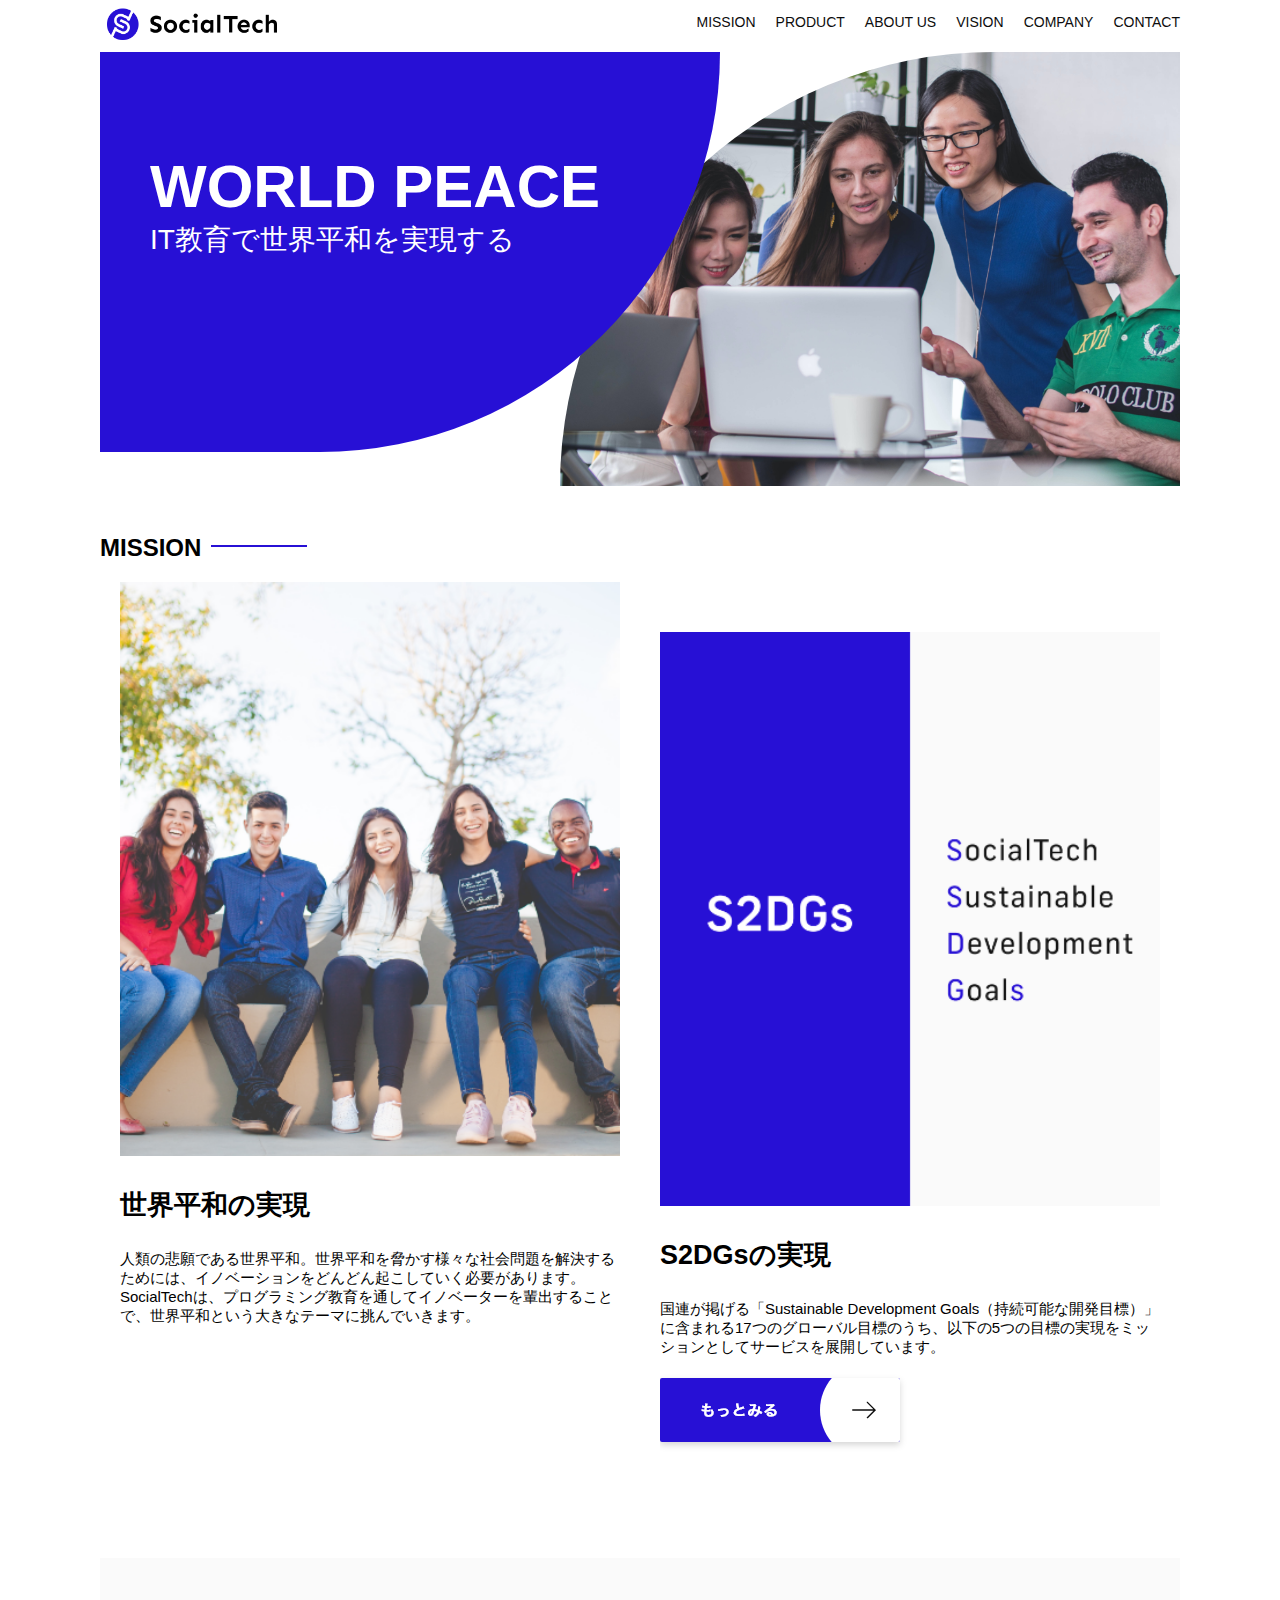
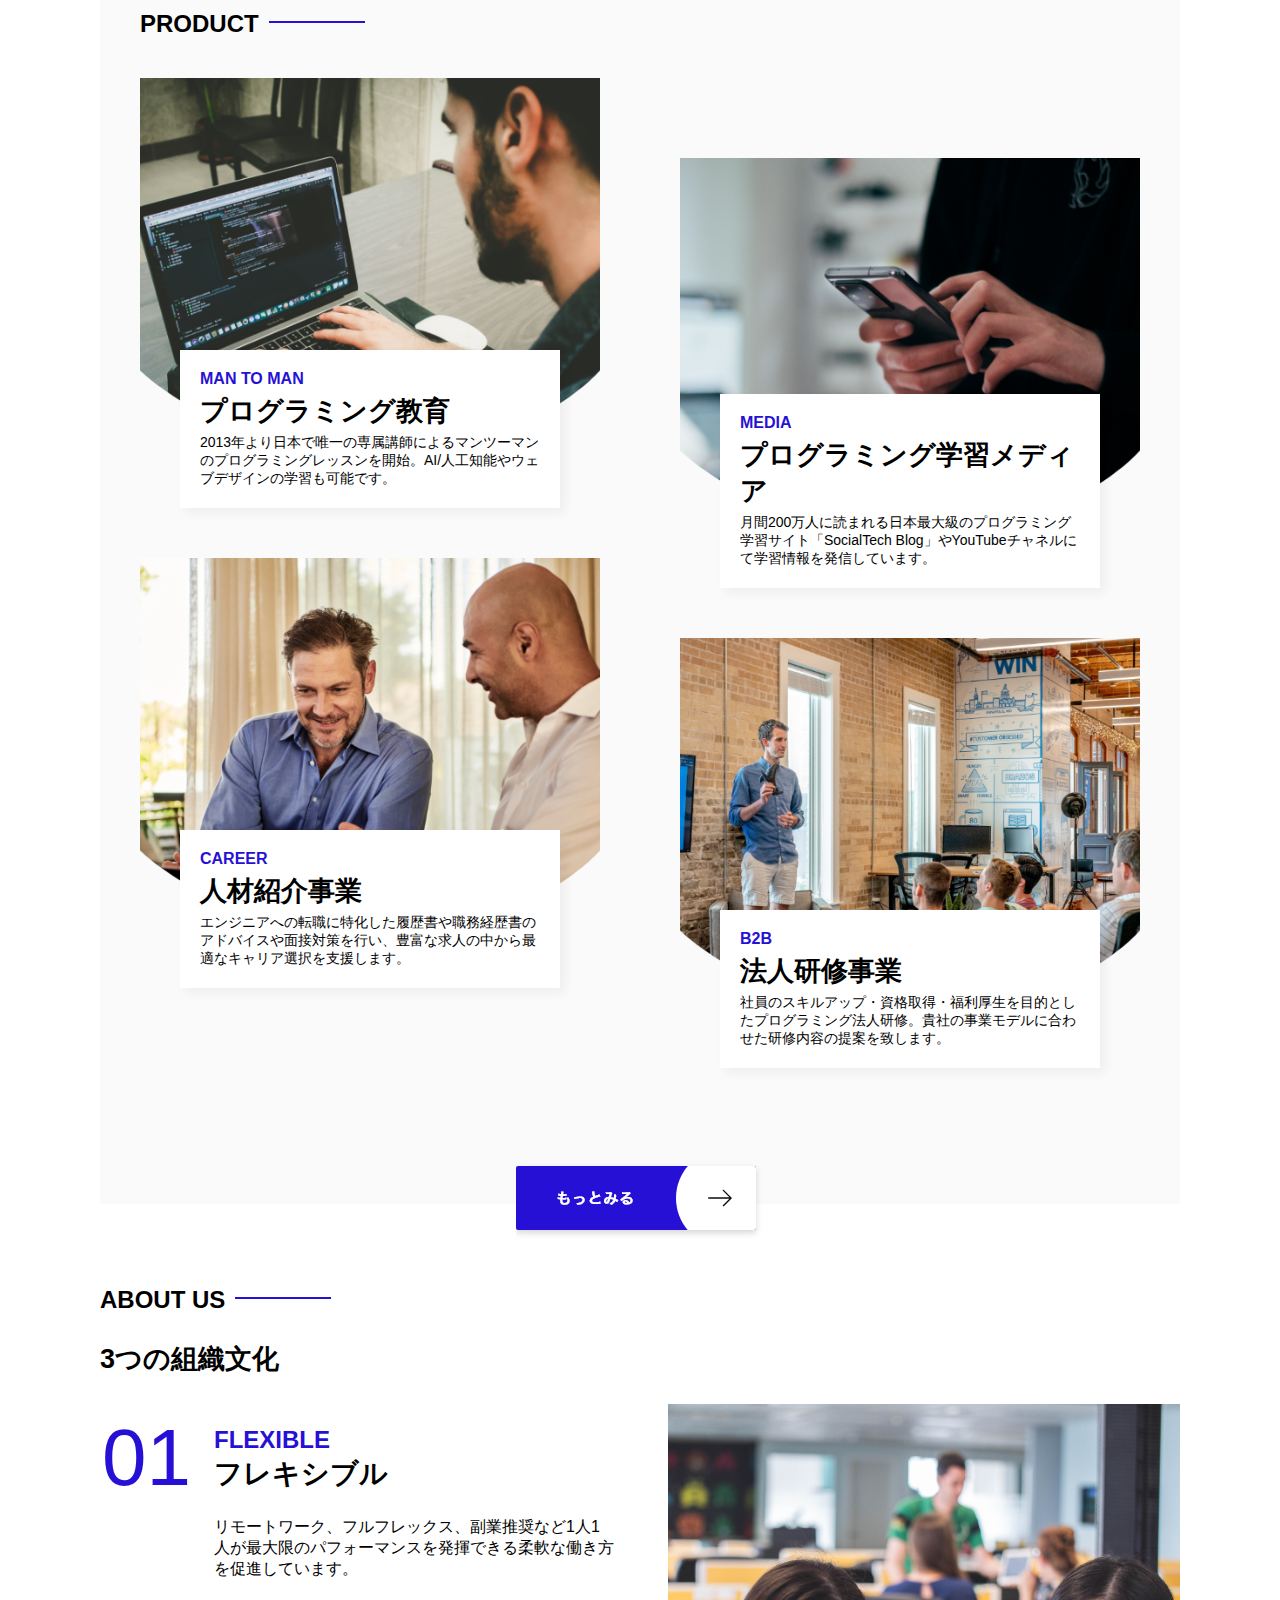
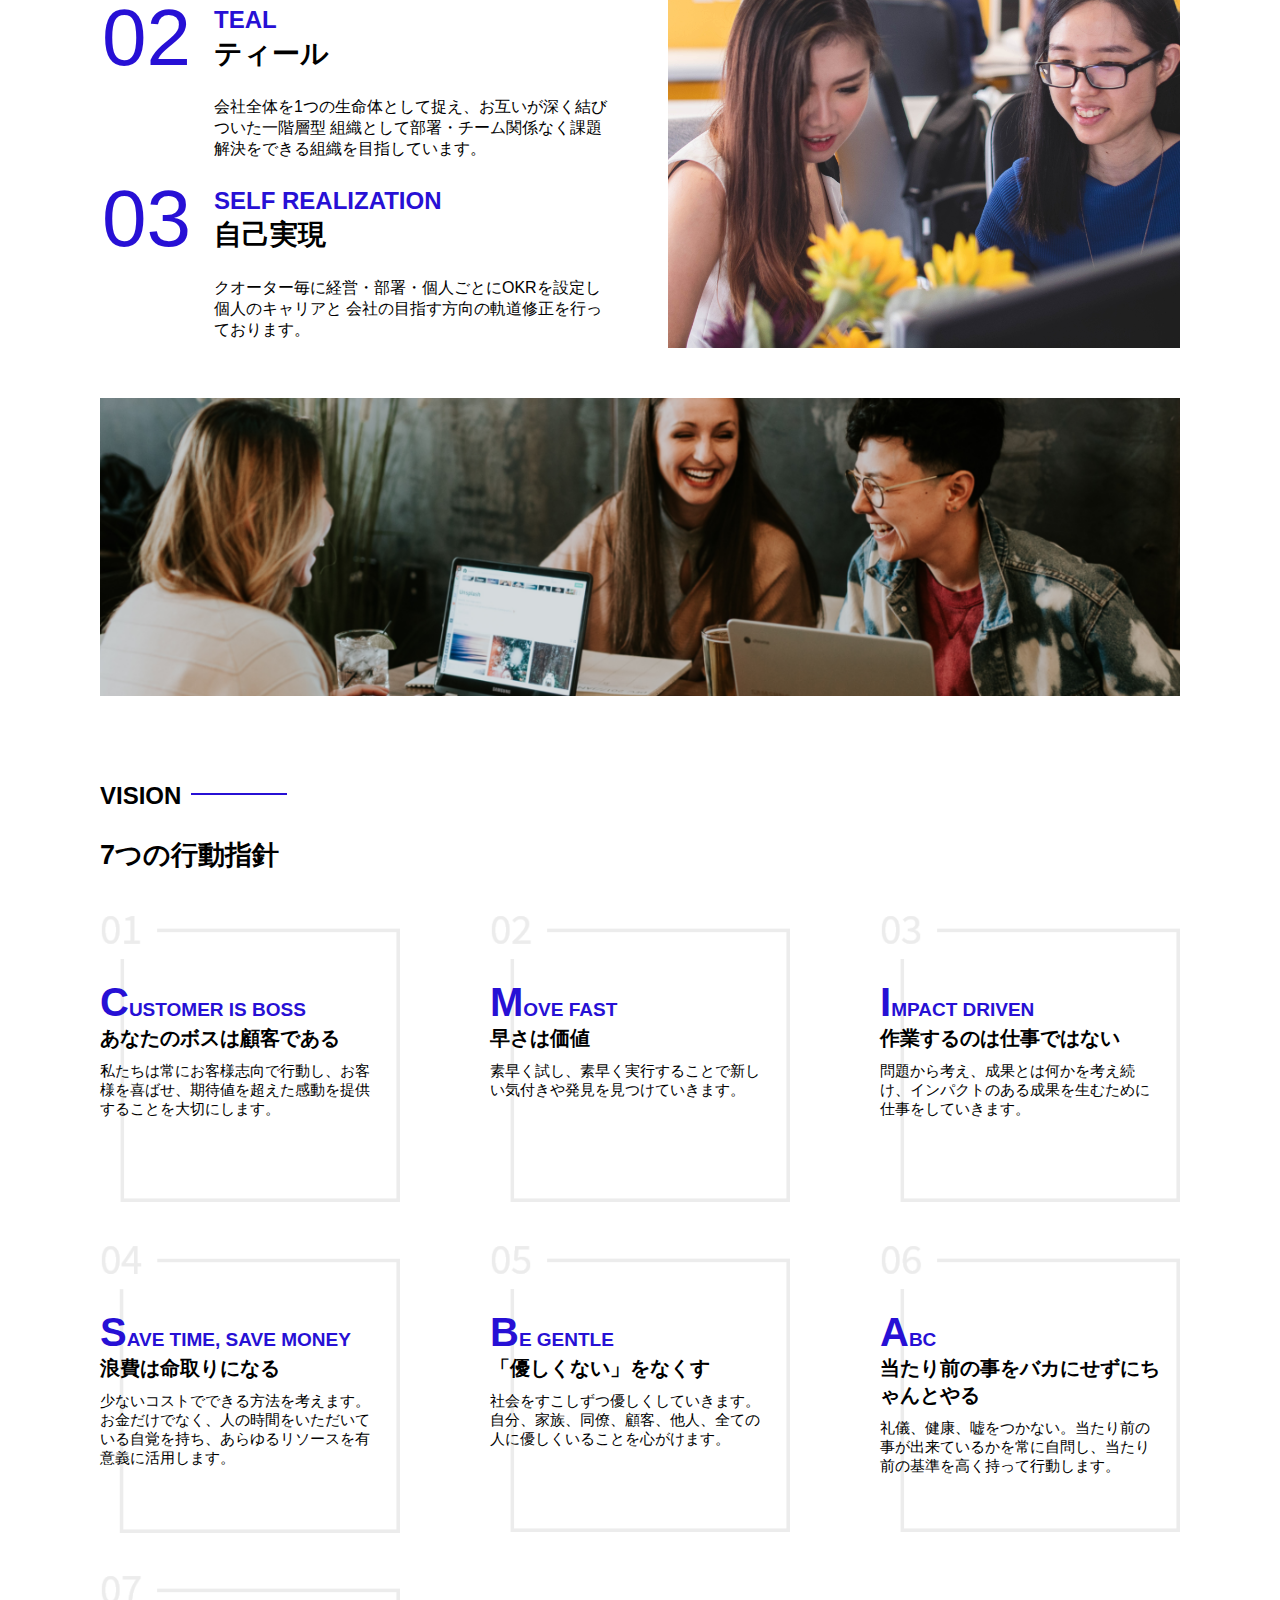
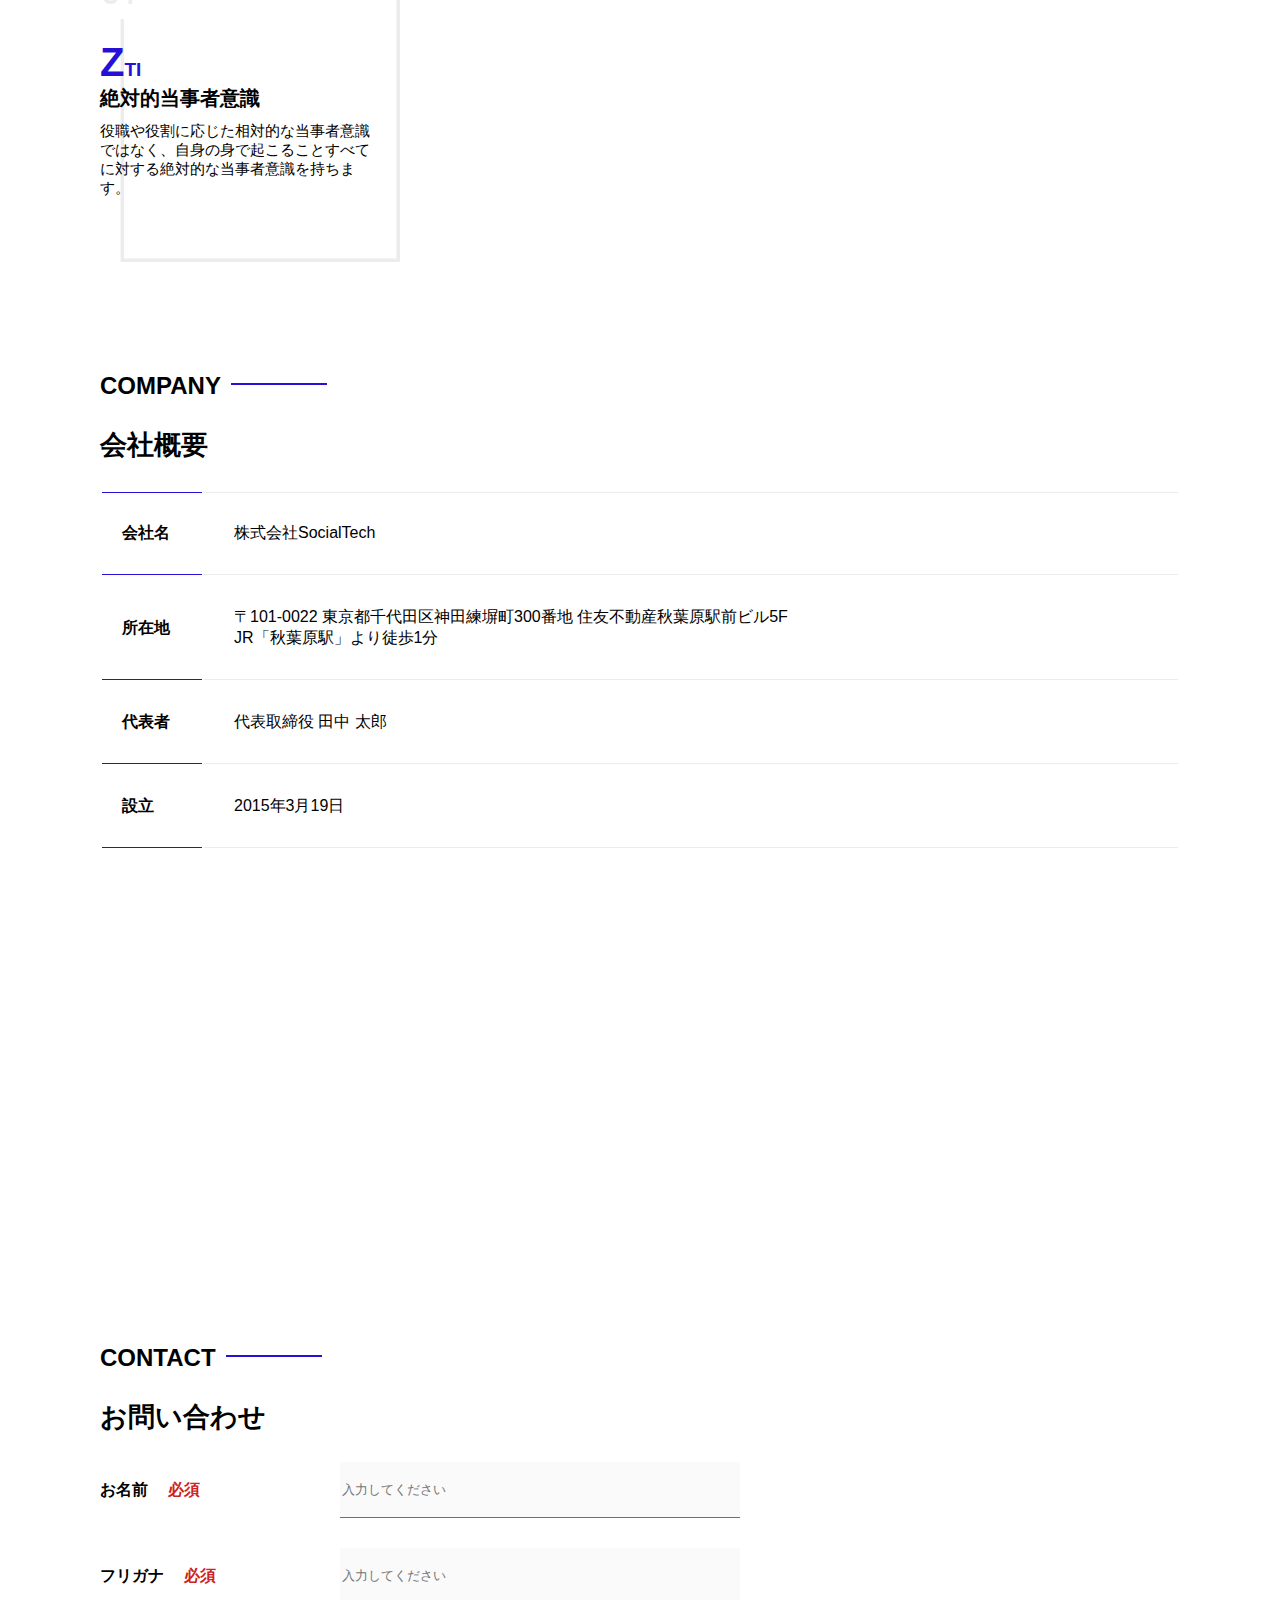
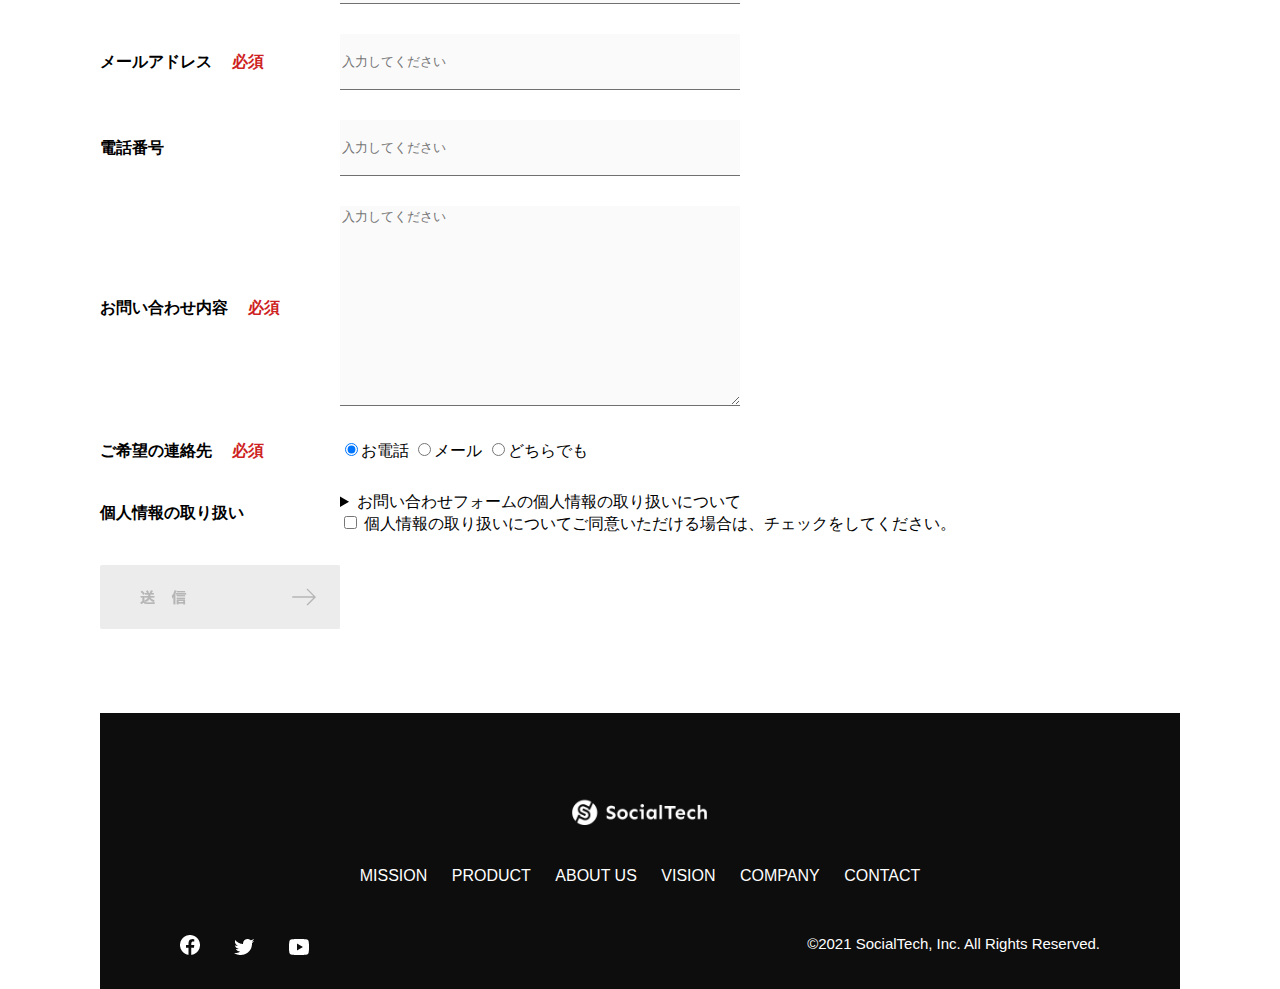
<file: index.html>
<!DOCTYPE html>
<html>
  <head>
    <title>SocialTech</title>
    <meta charset="utf-8" />
    <meta
      name="description"
      content="SocialTechはEdTech業界のリーディングカンパニーを目指します。"
    />
    <meta name="viewport" content="width=device-width, initial-scale=1.0" />
    <link rel="stylesheet" href="style.css" />
  </head>

  <body>
    <!-- ヘッダー -->
    <header>
      <!-- ロゴ -->
      <a href="index.html" id="logo">
        <img src="images/logo.png" alt="トップページに戻る" />
      </a>

      <!-- PC用ナビゲーション -->
      <nav id="nav-pc">
        <ul>
          <li><a href="mission.html">MISSION</a></li>
          <li><a href="product.html">PRODUCT</a></li>
          <li><a href="index.html#aboutus">ABOUT US</a></li>
          <li><a href="index.html#vision">VISION</a></li>
          <li><a href="index.html#company">COMPANY</a></li>
          <li><a href="index.html#contact">CONTACT</a></li>
        </ul>
      </nav>

      <!-- スマホ用メニューボタン -->
      <button
        id="menu-sp"
        onclick="document.getElementById('nav-sp').style.display = 'block'"
      >
        <img src="images/button-menu.png" alt="ナビゲーションを開く" />
      </button>

      <!-- スマホ用ナビゲーション -->
      <div id="nav-sp">
        <button
          id="close"
          onclick="document.getElementById('nav-sp').style.display = 'none'"
        >
          <img src="images/button-close.png" alt="ナビゲーションを閉じる" />
        </button>

        <nav>
          <ul>
            <li>
              <a
                id="logo-sp"
                href="index.html"
                onclick="document.getElementById('nav-sp').style.display = 'none'"
                ><img src="images/logo-sp.png" alt="トップページに戻る"
              /></a>
            </li>
            <li>
              <a
                class="menu"
                href="mission.html"
                onclick="document.getElementById('nav-sp').style.display = 'none'"
                >MISSION</a
              >
            </li>
            <li>
              <a
                class="menu"
                href="product.html"
                onclick="document.getElementById('nav-sp').style.display = 'none'"
                >PRODUCT</a
              >
            </li>
            <li>
              <a
                class="menu"
                href="index.html#aboutus"
                onclick="document.getElementById('nav-sp').style.display = 'none'"
                >ABOUT US</a
              >
            </li>
            <li>
              <a
                class="menu"
                href="index.html#vision"
                onclick="document.getElementById('nav-sp').style.display = 'none'"
                >VISION</a
              >
            </li>
            <li>
              <a
                class="menu"
                href="index.html#company"
                onclick="document.getElementById('nav-sp').style.display = 'none'"
                >COMPANY</a
              >
            </li>
            <li>
              <a
                class="menu"
                href="index.html#contact"
                onclick="document.getElementById('nav-sp').style.display = 'none'"
                >CONTACT</a
              >
            </li>
          </ul>
        </nav>
        <div id="sns">
          <a href="https://www.facebook.com/sejuku2013">
            <img src="images/button-facebook.png" alt="Facebookのリンク" />
          </a>
          <a href="https://twitter.com/samuraijuku">
            <img src="images/button-twitter.png" alt="Twitterのリンク" />
          </a>
          <a href="https://www.youtube.com/channel/UCCFOQO5aDK0xXam4cUQXT8g">
            <img src="images/button-youtube.png" alt="YouTubeのリンク" />
          </a>
        </div>
      </div>
    </header>

    <main>
      <article>
        <!-- メインビジュアル -->
        <section id="main-visual">
          <div id="main-message">
            <h1>WORLD PEACE</h1>
            <p>IT教育で世界平和を実現する</p>
          </div>
          <img
            src="images/index/index-main.png"
            alt="PCの周りに集まる多国籍の仲間たち"
          />
        </section>

        <!-- ミッション -->
        <section id="mission">
          <h2 class="index-h2">MISSION</h2>
          <div id="mission-flex">
            <div>
              <img
                id="mission-photo"
                src="images/index/index-mission.png"
                alt="屋外のベンチで写真を撮影する多国籍の仲間たち"
              />
              <h3>世界平和の実現</h3>
              <p>
                人類の悲願である世界平和。世界平和を脅かす様々な社会問題を解決するためには、イノベーションをどんどん起こしていく必要があります。SocialTechは、プログラミング教育を通してイノベーターを輩出することで、世界平和という大きなテーマに挑んでいきます。
              </p>
            </div>
            <div>
              <img id="s2dgs" src="images/index/s2dgs.png" alt="S2DGs" />
              <h3>S2DGsの実現</h3>
              <p>
                国連が掲げる「Sustainable Development
                Goals（持続可能な開発目標）」に含まれる17つのグローバル目標のうち、以下の5つの目標の実現をミッションとしてサービスを展開しています。
              </p>
              <a href="mission.html">
                <img src="images/button-more.png" alt="もっとみる" />
              </a>
            </div>
          </div>
        </section>

        <!-- プロダクト -->
        <section id="product">
          <h2 class="index-h2">PRODUCT</h2>
          <div class="product-flex">
            <div id="product-left">
              <div>
                <img
                  class="product-photo"
                  src="images/index/index-mantoman.png"
                  alt="PCでコードを書く男性"
                />
                <div class="product-explain">
                  <span>MAN TO MAN</span>
                  <h3>プログラミング教育</h3>
                  <p>
                    2013年より日本で唯一の専属講師によるマンツーマンのプログラミングレッスンを開始。AI/人工知能やウェブデザインの学習も可能です。
                  </p>
                </div>
              </div>
              <div>
                <img
                  class="product-photo"
                  src="images/index/index-career.png"
                  alt="笑顔で話し合う2人の男性"
                />
                <div class="product-explain">
                  <span>CAREER</span>
                  <h3>人材紹介事業</h3>
                  <p>
                    エンジニアへの転職に特化した履歴書や職務経歴書のアドバイスや面接対策を行い、豊富な求人の中から最適なキャリア選択を支援します。
                  </p>
                </div>
              </div>
            </div>
            <div id="product-right">
              <div>
                <img
                  class="product-photo"
                  src="images/index/index-media.png"
                  alt="スマートフォンを操作する人"
                />
                <div class="product-explain">
                  <span>MEDIA</span>
                  <h3>プログラミング学習メディア</h3>
                  <p>
                    月間200万人に読まれる日本最大級のプログラミング学習サイト「SocialTech
                    Blog」やYouTubeチャネルにて学習情報を発信しています。
                  </p>
                </div>
              </div>
              <div>
                <img
                  class="product-photo"
                  src="images/index/index-b2b.png"
                  alt="講演中の男性とそれを聴く人々"
                />
                <div class="product-explain">
                  <span>B2B</span>
                  <h3>法人研修事業</h3>
                  <p>
                    社員のスキルアップ・資格取得・福利厚生を目的としたプログラミング法人研修。貴社の事業モデルに合わせた研修内容の提案を致します。
                  </p>
                </div>
              </div>
            </div>
          </div>
          <div id="product-more">
            <a href="product.html">
              <img src="images/button-more.png" alt="もっとみる" />
            </a>
          </div>
        </section>

        <!-- ABOUT US -->
        <section id="aboutus">
          <h2 class="index-h2">ABOUT US</h2>
          <h3>3つの組織文化</h3>
          <div>
            <table class="culture-table">
              <tr>
                <td class="culture-num">01</td>
                <th>
                  <span class="culture-en">FLEXIBLE</span><br />フレキシブル
                </th>
              </tr>
              <tr>
                <td>
                  <!--空のセル-->
                </td>
                <td class="culture-description">
                  リモートワーク、フルフレックス、副業推奨など1人1人が最大限のパフォーマンスを発揮できる柔軟な働き方を促進しています。
                </td>
              </tr>
              <tr>
                <td class="culture-num">02</td>
                <th><span class="culture-en">TEAL</span><br />ティール</th>
              </tr>
              <tr>
                <td>
                  <!--空のセル-->
                </td>
                <td class="culture-description">
                  会社全体を1つの生命体として捉え、お互いが深く結びついた一階層型
                  組織として部署・チーム関係なく課題解決をできる組織を目指しています。
                </td>
              </tr>
              <tr>
                <td class="culture-num">03</td>
                <th>
                  <span class="culture-en">SELF REALIZATION</span><br />自己実現
                </th>
              </tr>
              <tr>
                <td>
                  <!--空のセル-->
                </td>
                <td class="culture-description">
                  クオーター毎に経営・部署・個人ごとにOKRを設定し個人のキャリアと
                  会社の目指す方向の軌道修正を行っております。
                </td>
              </tr>
            </table>
            <img
              class="culture-img"
              src="images/index/index-aboutus1.png"
              alt="笑顔で話し合う2人の女性"
            />
          </div>
          <img
            class="culture-img2"
            src="images/index/index-aboutus2.png"
            alt="笑顔で話し合う3人の男女"
          />
        </section>

        <!-- VISION -->
        <section id="vision">
          <h2 class="index-h2">VISION</h2>
          <h3>7つの行動指針</h3>
          <div>
            <div class="vision-box">
              <img src="images/index/vision-01.png" alt="01" />
              <div>
                <h4>CUSTOMER IS BOSS</h4>
                <h5>あなたのボスは顧客である</h5>
                <p>
                  私たちは常にお客様志向で行動し、お客様を喜ばせ、期待値を超えた感動を提供することを大切にします。
                </p>
              </div>
            </div>
            <div class="vision-box">
              <img src="images/index/vision-02.png" alt="02" />
              <div>
                <h4>MOVE FAST</h4>
                <h5>早さは価値</h5>
                <p>
                  素早く試し、素早く実行することで新しい気付きや発見を見つけていきます。
                </p>
              </div>
            </div>
            <div class="vision-box">
              <img src="images/index/vision-03.png" alt="03" />
              <div>
                <h4>IMPACT DRIVEN</h4>
                <h5>作業するのは仕事ではない</h5>
                <p>
                  問題から考え、成果とは何かを考え続け、インパクトのある成果を生むために仕事をしていきます。
                </p>
              </div>
            </div>
            <div class="vision-box">
              <img src="images/index//vision-04.png" alt="04" />
              <div>
                <h4>SAVE TIME, SAVE MONEY</h4>
                <h5>浪費は命取りになる</h5>
                <p>
                  少ないコストでできる方法を考えます。お金だけでなく、人の時間をいただいている自覚を持ち、あらゆるリソースを有意義に活用します。
                </p>
              </div>
            </div>
            <div class="vision-box">
              <img src="images/index/vision-05.png" alt="05" />
              <div>
                <h4>BE GENTLE</h4>
                <h5>「優しくない」をなくす</h5>
                <p>
                  社会をすこしずつ優しくしていきます。自分、家族、同僚、顧客、他人、全ての人に優しくいることを心がけます。
                </p>
              </div>
            </div>
            <div class="vision-box">
              <img src="images/index/vision-06.png" alt="06" />
              <div>
                <h4>ABC</h4>
                <h5>当たり前の事をバカにせずにちゃんとやる</h5>
                <p>
                  礼儀、健康、嘘をつかない。当たり前の事が出来ているかを常に自問し、当たり前の基準を高く持って行動します。
                </p>
              </div>
            </div>
            <div class="vision-box">
              <img src="images/index/vision-07.png" alt="07" />
              <div>
                <h4>ZTI</h4>
                <h5>絶対的当事者意識</h5>
                <p>
                  役職や役割に応じた相対的な当事者意識ではなく、自身の身で起こることすべてに対する絶対的な当事者意識を持ちます。
                </p>
              </div>
            </div>
          </div>
        </section>

        <!-- COMPANY -->
        <section id="company">
          <h2 class="index-h2">COMPANY</h2>
          <h3>会社概要</h3>
          <table id="company-table">
            <tr>
              <th class="tableheader tableheader-first">会社名</th>
              <td class="cell cell-first">株式会社SocialTech</td>
            </tr>
            <tr>
              <th class="tableheader">所在地</th>
              <td class="cell">
                〒101-0022 東京都千代田区神田練塀町300番地
                住友不動産秋葉原駅前ビル5F<br />JR「秋葉原駅」より徒歩1分
              </td>
            </tr>
            <tr>
              <th class="tableheader">代表者</th>
              <td class="cell">代表取締役 田中 太郎</td>
            </tr>
            <tr>
              <th class="tableheader">設立</th>
              <td class="cell">2015年3月19日</td>
            </tr>
          </table>
          <iframe
            src="https://www.google.com/maps/embed?pb=!1m18!1m12!1m3!1d3240.0688551336807!2d139.7720776771055!3d35.69992317258124!2m3!1f0!2f0!3f0!3m2!1i1024!2i768!4f13.1!3m3!1m2!1s0x60188fee13660e23%3A0x77137876edf742ac!2z5L2P5Y-L5LiN5YuV55Sj56eL6JGJ5Y6f6aeF5YmN44OT44Or!5e0!3m2!1sja!2sjp!4v1704858013291!5m2!1sja!2sjp"
            style="border: 0"
            allowfullscreen=""
            loading="lazy"
          ></iframe>
        </section>

        <!-- お問い合わせフォーム -->
        <section id="contact">
          <h2 class="index-h2">CONTACT</h2>
          <h3>お問い合わせ</h3>
          <form>
            <div>
              <div class="contact-heading">
                <label class="contact-label"
                  >お名前<span class="contact-span">必須</span></label
                >
              </div>
              <div>
                <input
                  type="text"
                  name="name"
                  placeholder="入力してください"
                  class="contact-textbox"
                />
              </div>
            </div>
            <div>
              <div class="contact-heading">
                <label class="contact-label"
                  >フリガナ<span class="contact-span">必須</span></label
                >
              </div>
              <div>
                <input
                  type="text"
                  name="hurigana"
                  placeholder="入力してください"
                  class="contact-textbox"
                />
              </div>
            </div>
            <div>
              <div class="contact-heading">
                <label class="contact-label"
                  >メールアドレス<span class="contact-span">必須</span></label
                >
              </div>
              <div>
                <input
                  type="text"
                  name="email"
                  placeholder="入力してください"
                  class="contact-textbox"
                />
              </div>
            </div>
            <div>
              <div class="contact-heading">
                <label class="contact-label">電話番号</label>
              </div>
              <div>
                <input
                  type="text"
                  name="tel"
                  placeholder="入力してください"
                  class="contact-textbox"
                />
              </div>
            </div>
            <div>
              <div class="contact-heading">
                <label class="contact-label"
                  >お問い合わせ内容<span class="contact-span">必須</span></label
                >
              </div>
              <div>
                <textarea
                  class="contact-textarea"
                  placeholder="入力してください"
                  name="message"
                ></textarea>
              </div>
            </div>
            <div>
              <div class="contact-heading">
                <label class="contact-label"
                  >ご希望の連絡先<span class="contact-span">必須</span></label
                >
              </div>
              <div>
                <input
                  class="radiobutton"
                  type="radio"
                  value="tel"
                  name="contact"
                  checked
                /><label>お電話</label>
                <input
                  class="radiobutton"
                  type="radio"
                  value="mail"
                  name="contact"
                /><label>メール</label>
                <input
                  class="radiobutton"
                  type="radio"
                  value="both"
                  name="contact"
                /><label>どちらでも</label>
              </div>
            </div>
            <div>
              <div class="contact-heading">
                <label class="contact-label">個人情報の取り扱い</label>
              </div>
              <div>
                <details>
                  <summary>
                    お問い合わせフォームの個人情報の取り扱いについて
                  </summary>
                  <div>
                    <dl>
                      <dt>１．組織の名称又は氏名</dt>
                      <dd>株式会社SocialTech</dd>
                      <dt>
                        ２．個人情報保護管理者（若しくはその代理人）の氏名又は職名、所属及び連絡先
                      </dt>
                      <dd>
                        <p>鈴木 一郎 コーポレート部</p>
                        <p>メールアドレス：samurai@example.com</p>
                        <p>TEL：03-1234-5678</p>
                      </dd>
                      <dt>３．個人情報の利用目的</dt>
                      <dd>
                        <ul>
                          <li>
                            ・本サービス及び本サービスに関連する情報の提供又はそれらに関する連絡のため
                          </li>
                          <li>・ユーザーの本人確認のため</li>
                          <li>・当社サービスのご案内のため</li>
                          <li>
                            ・当社の商品等の広告または宣伝（電子メールによるものを含むものとします。）
                          </li>
                        </ul>
                      </dd>
                      <dt>４．個人情報の取り扱い業務の委託</dt>
                      <dd>
                        個人情報の取扱業務の全部または一部を外部に業務委託する場合があります。その際、弊社は、個人情報を適切に保護できる管理体制を敷き実行していることを条件として委託先を厳選したうえで、機密保持契約を委託先と締結し、お客様の個人情報を厳密に管理させます。
                      </dd>
                      <dt>５．個人情報の開示等の請求</dt>
                      <dd>
                        お客様は、弊社に対してご自身の個人情報の開示等（利用目的の通知、開示、内容の訂正・追加・削除、利用の停止または消去、第三者への提供の停止）に関して、当社問合わせ窓口に申し出ることができます。<br />
                        その際、弊社はお客様ご本人を確認させていただいたうえで、合理的な期間内に対応いたします。<br />
                        なお、個人情報に関する弊社問合わせ先は、次の通りです。
                      </dd>
                      <dd>
                        <p>株式会社SocialTech　個人情報問合せ窓口</p>
                        <p>
                          〒150-0043　東京都千代田区神田練塀町300番地
                          住友不動産秋葉原駅前ビル5F
                        </p>
                        <p>
                          メールアドレス：samurai@example.com　TEL：03-1234-5678
                        </p>
                      </dd>

                      <dt>６．個人情報を提供されることの任意性について</dt>
                      <dd>
                        お客様がご自身の個人情報を弊社に提供されるか否かは、お客様のご判断によりますが、もしご提供されない場合には、適切なサービスが提供できない場合がありますので予めご了承ください。
                      </dd>
                    </dl>
                  </div>
                </details>
                <input type="checkbox" name="agree" />
                <span
                  >個人情報の取り扱いについてご同意いただける場合は、チェックをしてください。</span
                >
              </div>
            </div>
            <input type="image" src="images/button-submit.png" alt="送信する" />
          </form>
        </section>
      </article>
    </main>

    <footer>
      <div id="footer-logo">
        <img src="images/logo-sp.png" alt="SocialTech" />
      </div>
      <div id="footer-link">
        <a href="mission.html">MISSION</a>
        <a href="product.html">PRODUCT</a>
        <a href="index.html#aboutus">ABOUT US</a>
        <a href="index.html#vision">VISION</a>
        <a href="index.html#company">COMPANY</a>
        <a href="index.html#contact">CONTACT</a>
      </div>
      <div id="sns-footer">
        <div class="sns-btns">
          <a href="https://www.facebook.com/sejuku2013"
            ><img src="images/button-facebook.png" alt="Facebookのリンク"
          /></a>
          <a href="https://twitter.com/samuraijuku"
            ><img src="images/button-twitter.png" alt="Twitterのリンク"
          /></a>
          <a href="https://www.youtube.com/channel/UCCFOQO5aDK0xXam4cUQXT8g"
            ><img src="images/button-youtube.png" alt="YouTubeのリンク"
          /></a>
        </div>
        <p id="copyright">&copy;2021 SocialTech, Inc. All Rights Reserved.</p>
      </div>
    </footer>
  </body>
</html>
</file>
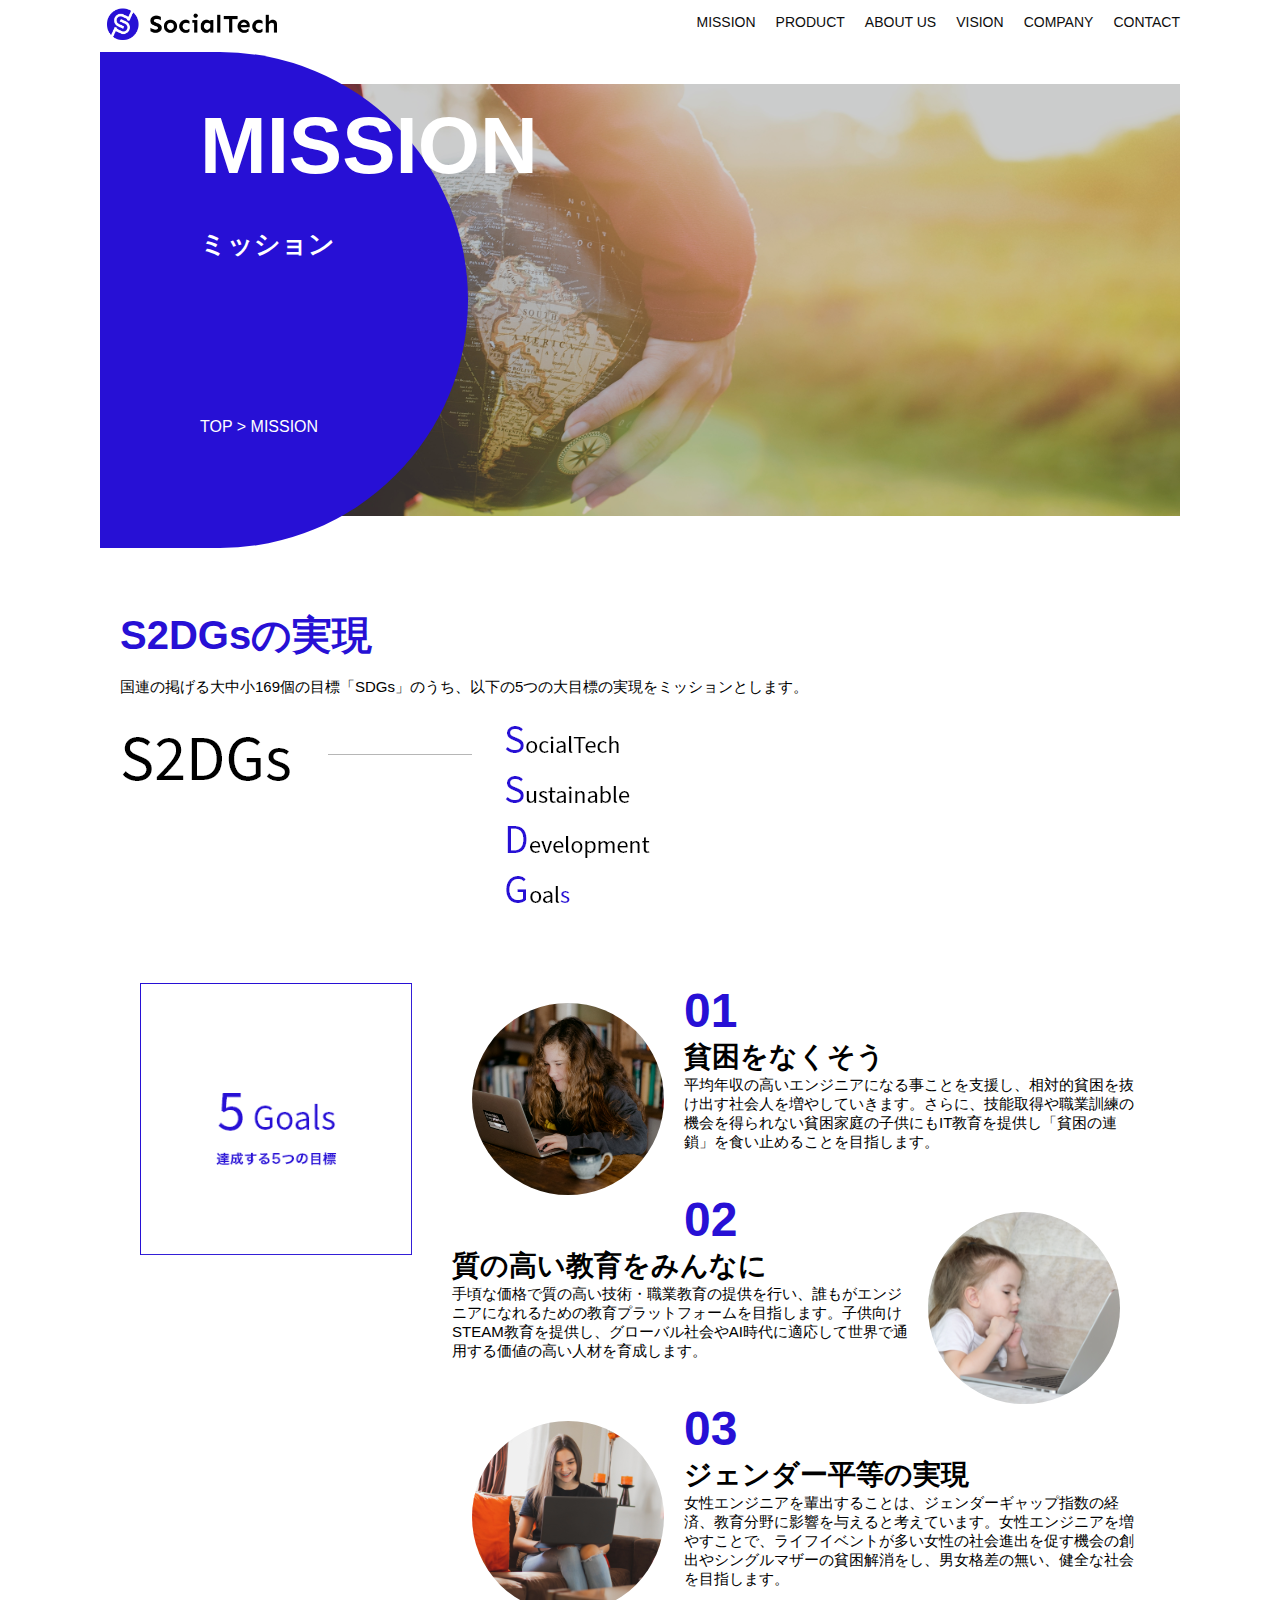
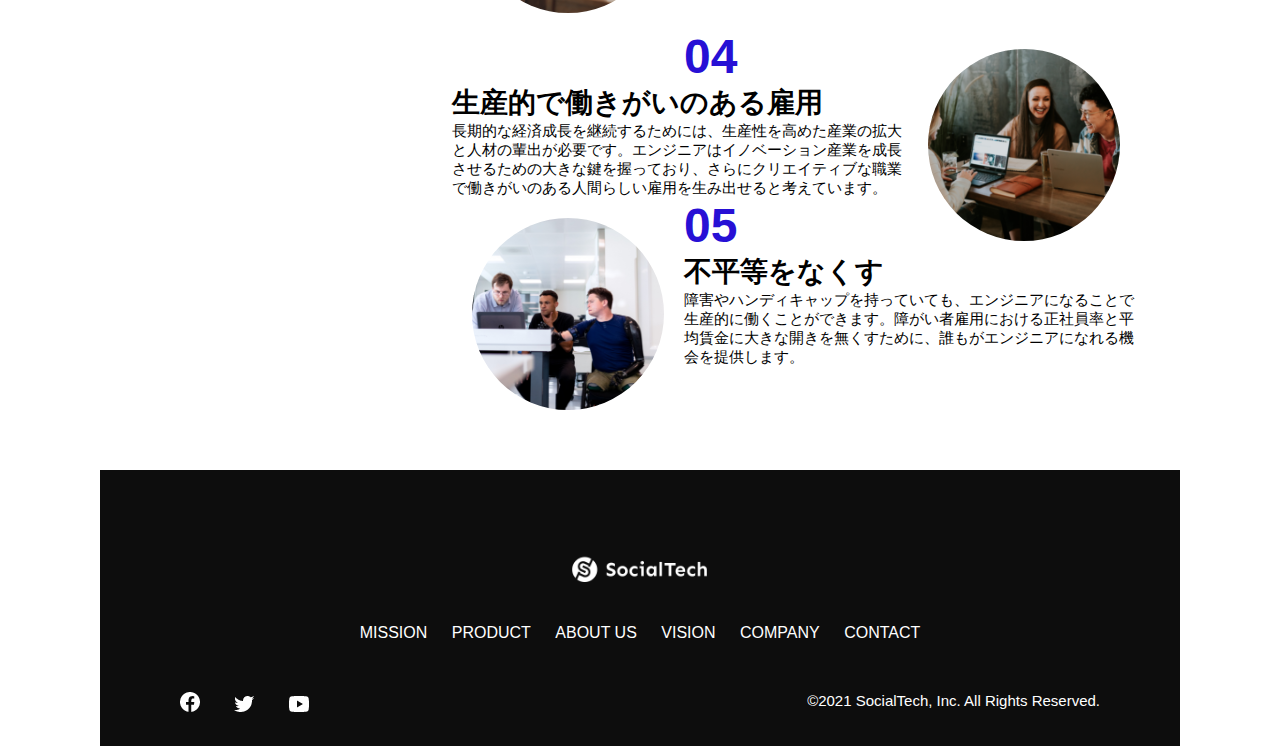
<file: mission.html>
<!DOCTYPE html>
<html>
  <head>
    <title>SocialTech - MISSION ミッション -</title>

    <meta charset="utf-8" />

    <meta name="description" content="" />
    <meta
      name="description"
      content="SocialTechが目指す5つの目標（S2DGs）を紹介します"
    />

    <meta name="viewport" content="width=device-width, initial-scale=1.0" />

    <link rel="stylesheet" href="style.css" />
  </head>

  <body>
    <!-- ヘッダー -->

    <header>
      <!-- ロゴ -->

      <a href="index.html" id="logo">
        <img src="images/logo.png" alt="トップページに戻る" />
      </a>

      <!-- PC用ナビゲーション -->

      <nav id="nav-pc">
        <ul>
          <li><a href="mission.html">MISSION</a></li>

          <li><a href="product.html">PRODUCT</a></li>

          <li><a href="index.html#aboutus">ABOUT US</a></li>

          <li><a href="index.html#vision">VISION</a></li>

          <li><a href="index.html#company">COMPANY</a></li>

          <li><a href="index.html#contact">CONTACT</a></li>
        </ul>
      </nav>

      <!-- スマホ用メニューボタン -->

      <button
        id="menu-sp"
        onclick="document.getElementById('nav-sp').style.display = 'block'"
      >
        <img src="images/button-menu.png" alt="ナビゲーションを開く" />
      </button>

      <!-- スマホ用ナビゲーション -->

      <div id="nav-sp">
        <button
          id="close"
          onclick="document.getElementById('nav-sp').style.display = 'none'"
        >
          <img src="images/button-close.png" alt="ナビゲーションを閉じる" />
        </button>

        <nav>
          <ul>
            <li>
              <a
                id="logo-sp"
                href="index.html"
                onclick="document.getElementById('nav-sp').style.display = 'none'"
                ><img src="images/logo-sp.png" alt="トップページに戻る"
              /></a>
            </li>

            <li>
              <a
                class="menu"
                href="mission.html"
                onclick="document.getElementById('nav-sp').style.display = 'none'"
                >MISSION</a
              >
            </li>

            <li>
              <a
                class="menu"
                href="product.html"
                onclick="document.getElementById('nav-sp').style.display = 'none'"
                >PRODUCT</a
              >
            </li>

            <li>
              <a
                class="menu"
                href="index.html#aboutus"
                onclick="document.getElementById('nav-sp').style.display = 'none'"
                >ABOUT US</a
              >
            </li>

            <li>
              <a
                class="menu"
                href="index.html#vision"
                onclick="document.getElementById('nav-sp').style.display = 'none'"
                >VISION</a
              >
            </li>

            <li>
              <a
                class="menu"
                href="index.html#company"
                onclick="document.getElementById('nav-sp').style.display = 'none'"
                >COMPANY</a
              >
            </li>

            <li>
              <a
                class="menu"
                href="index.html#contact"
                onclick="document.getElementById('nav-sp').style.display = 'none'"
                >CONTACT</a
              >
            </li>
          </ul>
        </nav>

        <div id="sns">
          <a href="https://www.facebook.com/sejuku2013">
            <img src="images/button-facebook.png" alt="Facebookのリンク" />
          </a>

          <a href="https://twitter.com/samuraijuku">
            <img src="images/button-twitter.png" alt="Twitterのリンク" />
          </a>

          <a href="https://www.youtube.com/channel/UCCFOQO5aDK0xXam4cUQXT8g">
            <img src="images/button-youtube.png" alt="YouTubeのリンク" />
          </a>
        </div>
      </div>
    </header>

    <main>
      <article>
        <section id="mission-main">
          <div class="mission-main-inner">
            <div id="mission-title">
              <h1>MISSION<br /><span>ミッション</span></h1>
              <p>TOP > MISSION</p>
            </div>
          </div>
        </section>
        <section id="mission-s2dgs">
          <h2 class="mission-h2">S2DGsの実現</h2>
          <p>
            国連の掲げる大中小169個の目標「SDGs」のうち、以下の5つの大目標の実現をミッションとします。
          </p>
          <img src="images/mission/mission-s2dgs.png" alt="S2DGs" />
        </section>

        <section id="mission-five-goals">
          <div class="five-goals-image">
            <img src="images/mission/mission-5goals.png" alt="5Goals" />
          </div>
          <div class="five-goals-read">
            <div>
              <img
                class="fivegoals-image-left"
                src="images/mission/mission-5goals01.png"
                alt="PCを操作する女の子"
              />
              <span class="fivegoals-number">01</span>
              <h3 class="fivegoals-h3">貧困をなくそう</h3>
              <p class="fivegoals-p">
                平均年収の高いエンジニアになる事ことを支援し、相対的貧困を抜け出す社会人を増やしていきます。さらに、技能取得や職業訓練の機会を得られない貧困家庭の子供にもIT教育を提供し「貧困の連鎖」を食い止めることを目指します。
              </p>
            </div>
            <div>
              <img
                class="fivegoals-image-right"
                src="images/mission/mission-5goals02.png"
                alt="PCを見つめる小さい女の子"
              />
              <span class="fivegoals-number">02</span>
              <h3 class="fivegoals-h3">質の高い教育をみんなに</h3>
              <p class="fivegoals-p">
                手頃な価格で質の高い技術・職業教育の提供を行い、誰もがエンジニアになれるための教育プラットフォームを目指します。子供向けSTEAM教育を提供し、グローバル社会やAI時代に適応して世界で通用する価値の高い人材を育成します。
              </p>
            </div>
            <div>
              <img
                class="fivegoals-image-left"
                src="images/mission/mission-5goals03.png"
                alt="PCを操作する女性"
              />
              <span class="fivegoals-number">03</span>
              <h3 class="fivegoals-h3">ジェンダー平等の実現</h3>
              <p class="fivegoals-p">
                女性エンジニアを輩出することは、ジェンダーギャップ指数の経済、教育分野に影響を与えると考えています。女性エンジニアを増やすことで、ライフイベントが多い女性の社会進出を促す機会の創出やシングルマザーの貧困解消をし、男女格差の無い、健全な社会を目指します。
              </p>
            </div>
            <div>
              <img
                class="fivegoals-image-right"
                src="images/mission/mission-5goals04.png"
                alt="笑顔で話し合う3人の男女"
              />
              <span class="fivegoals-number">04</span>
              <h3 class="fivegoals-h3">生産的で働きがいのある雇用</h3>
              <p class="fivegoals-p">
                長期的な経済成長を継続するためには、生産性を高めた産業の拡大と人材の輩出が必要です。エンジニアはイノベーション産業を成長させるための大きな鍵を握っており、さらにクリエイティブな職業で働きがいのある人間らしい雇用を生み出せると考えています。
              </p>
              <img
                class="fivegoals-image-left"
                src="images/mission/mission-5goals05.png"
                alt="障害を持つ男性が生き生きと働く様子"
              />
              <span class="fivegoals-number">05</span>
              <h3 class="fivegoals-h3">不平等をなくす</h3>
              <p class="fivegoals-p">
                障害やハンディキャップを持っていても、エンジニアになることで生産的に働くことができます。障がい者雇用における正社員率と平均賃金に大きな開きを無くすために、誰もがエンジニアになれる機会を提供します。
              </p>
            </div>
          </div>
        </section>
      </article>
    </main>

    <footer>
      <div id="footer-logo">
        <img src="images/logo-sp.png" alt="SocialTech" />
      </div>

      <div id="footer-link">
        <a href="mission.html">MISSION</a>
        <a href="product.html">PRODUCT</a>
        <a href="index.html#aboutus">ABOUT US</a>
        <a href="index.html#vision">VISION</a>
        <a href="index.html#company">COMPANY</a>
        <a href="index.html#contact">CONTACT</a>
      </div>

      <div id="sns-footer">
        <div class="sns-btns">
          <a href="https://www.facebook.com/sejuku2013"
            ><img src="images/button-facebook.png" alt="Facebookのリンク"
          /></a>

          <a href="https://twitter.com/samuraijuku"
            ><img src="images/button-twitter.png" alt="Twitterのリンク"
          /></a>

          <a href="https://www.youtube.com/channel/UCCFOQO5aDK0xXam4cUQXT8g"
            ><img src="images/button-youtube.png" alt="YouTubeのリンク"
          /></a>
        </div>

        <p id="copyright">&copy;2021 SocialTech, Inc. All Rights Reserved.</p>
      </div>
    </footer>
  </body>
</html>
</file>
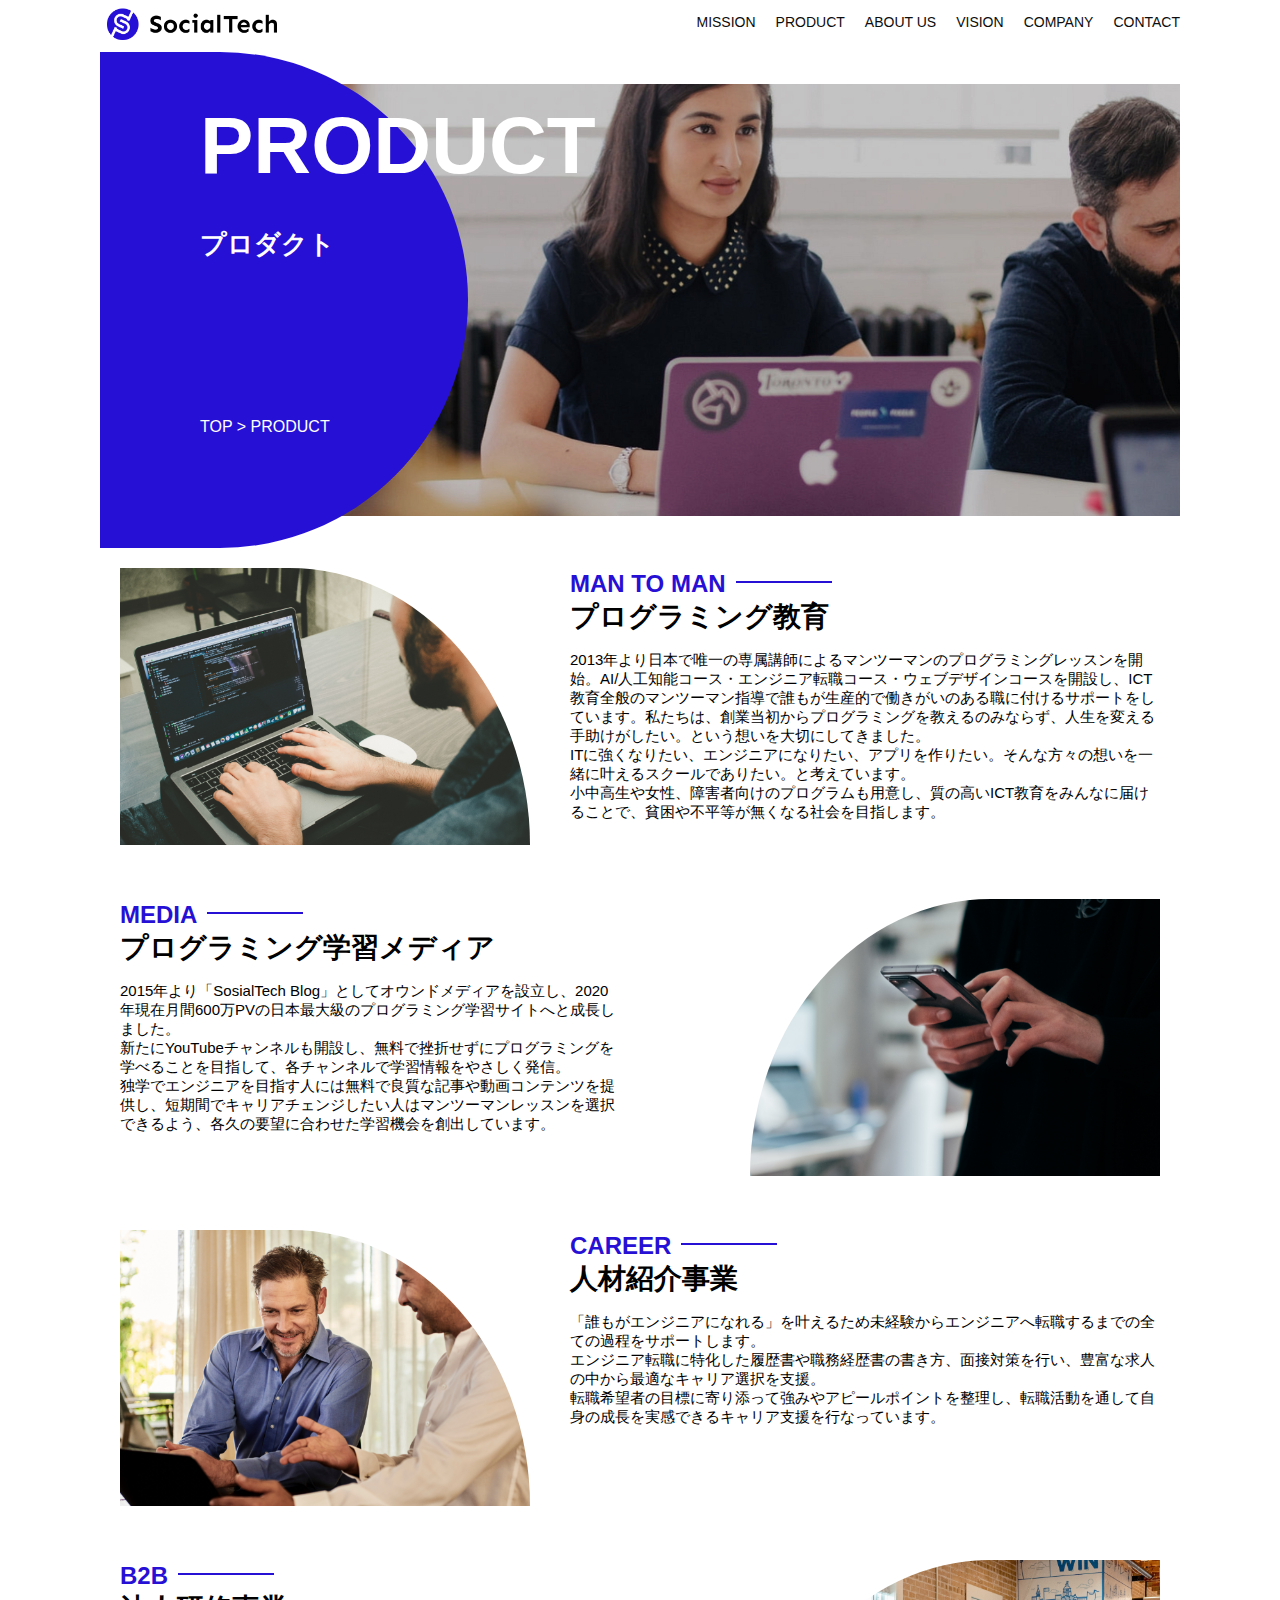
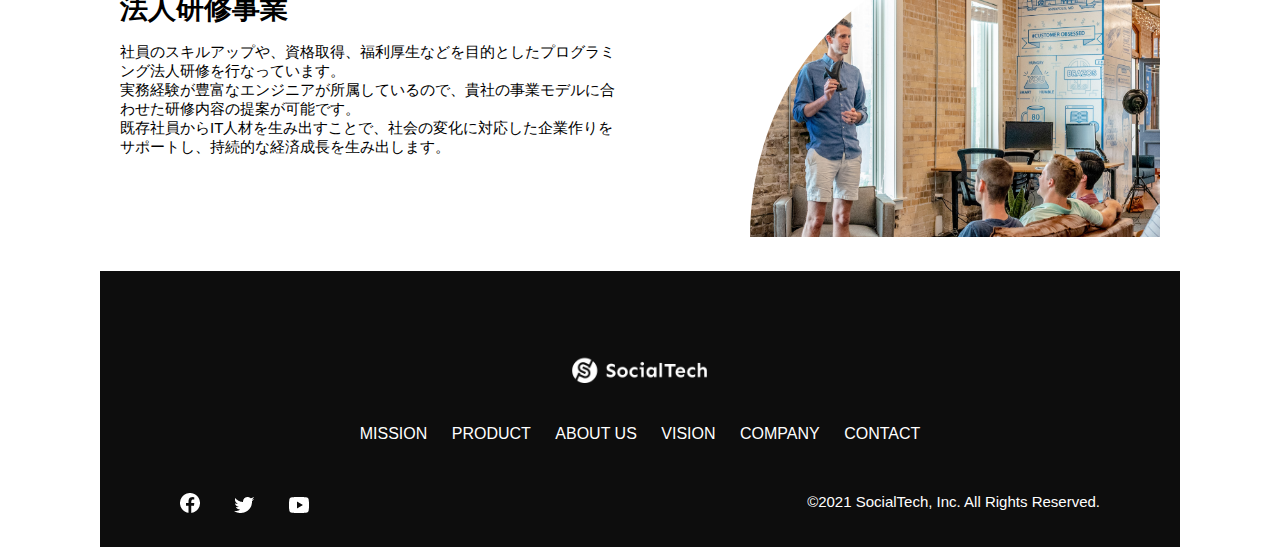
<file: product.html>
<!DOCTYPE html>
<html>
  <head>
    <title>SocialTech -PRODUCT プロダクト-</title>

    <meta charset="utf-8" />

    <meta
      name="description"
      content="SocialTechの4つのプロダクトを紹介します"
    />
    <meta name="viewport" content="width=device-width, initial-scale=1.0" />

    <link rel="stylesheet" href="style.css" />
  </head>

  <body>
    <!-- ヘッダー -->

    <header>
      <!-- ロゴ -->

      <a href="index.html" id="logo">
        <img src="images/logo.png" alt="トップページに戻る" />
      </a>

      <!-- PC用ナビゲーション -->

      <nav id="nav-pc">
        <ul>
          <li><a href="mission.html">MISSION</a></li>

          <li><a href="product.html">PRODUCT</a></li>

          <li><a href="index.html#aboutus">ABOUT US</a></li>

          <li><a href="index.html#vision">VISION</a></li>

          <li><a href="index.html#company">COMPANY</a></li>

          <li><a href="index.html#contact">CONTACT</a></li>
        </ul>
      </nav>

      <!-- スマホ用メニューボタン -->

      <button
        id="menu-sp"
        onclick="document.getElementById('nav-sp').style.display = 'block'"
      >
        <img src="images/button-menu.png" alt="ナビゲーションを開く" />
      </button>

      <!-- スマホ用ナビゲーション -->

      <div id="nav-sp">
        <button
          id="close"
          onclick="document.getElementById('nav-sp').style.display = 'none'"
        >
          <img src="images/button-close.png" alt="ナビゲーションを閉じる" />
        </button>

        <nav>
          <ul>
            <li>
              <a
                id="logo-sp"
                href="index.html"
                onclick="document.getElementById('nav-sp').style.display = 'none'"
                ><img src="images/logo-sp.png" alt="トップページに戻る"
              /></a>
            </li>

            <li>
              <a
                class="menu"
                href="mission.html"
                onclick="document.getElementById('nav-sp').style.display = 'none'"
                >MISSION</a
              >
            </li>

            <li>
              <a
                class="menu"
                href="product.html"
                onclick="document.getElementById('nav-sp').style.display = 'none'"
                >PRODUCT</a
              >
            </li>

            <li>
              <a
                class="menu"
                href="index.html#aboutus"
                onclick="document.getElementById('nav-sp').style.display = 'none'"
                >ABOUT US</a
              >
            </li>

            <li>
              <a
                class="menu"
                href="index.html#vision"
                onclick="document.getElementById('nav-sp').style.display = 'none'"
                >VISION</a
              >
            </li>

            <li>
              <a
                class="menu"
                href="index.html#company"
                onclick="document.getElementById('nav-sp').style.display = 'none'"
                >COMPANY</a
              >
            </li>

            <li>
              <a
                class="menu"
                href="index.html#contact"
                onclick="document.getElementById('nav-sp').style.display = 'none'"
                >CONTACT</a
              >
            </li>
          </ul>
        </nav>

        <div id="sns">
          <a href="https://www.facebook.com/sejuku2013">
            <img src="images/button-facebook.png" alt="Facebookのリンク" />
          </a>

          <a href="https://twitter.com/samuraijuku">
            <img src="images/button-twitter.png" alt="Twitterのリンク" />
          </a>

          <a href="https://www.youtube.com/channel/UCCFOQO5aDK0xXam4cUQXT8g">
            <img src="images/button-youtube.png" alt="YouTubeのリンク" />
          </a>
        </div>
      </div>
    </header>

    <main>
      <article>
        <section id="product-main">
          <div class="product-main-inner">
            <div id="product-title">
              <h1>PRODUCT<br /><span>プロダクト</span></h1>
              <p>TOP > PRODUCT</p>
            </div>
          </div>
        </section>
        <section class="product-section product-section-left">
          <div class="product-section-img">
            <img
              src="images/product/product-mantoman.png"
              alt="PCでコードを書く男性"
            />
          </div>
          <div class="product-read">
            <h2 class="product-h2">MAN TO MAN</h2>
            <h3 class="product-h3">プログラミング教育</h3>
            <p>
              2013年より日本で唯一の専属講師によるマンツーマンのプログラミングレッスンを開始。AI/人工知能コース・エンジニア転職コース・ウェブデザインコースを開設し、ICT教育全般のマンツーマン指導で誰もが生産的で働きがいのある職に付けるサポートをしています。私たちは、創業当初からプログラミングを教えるのみならず、人生を変える手助けがしたい。という想いを大切にしてきました。<br />ITに強くなりたい、エンジニアになりたい、アプリを作りたい。そんな方々の想いを一緒に叶えるスクールでありたい。と考えています。<br />小中高生や女性、障害者向けのプログラムも用意し、質の高いICT教育をみんなに届けることで、貧困や不平等が無くなる社会を目指します。
            </p>
          </div>
        </section>
        <section class="product-section product-section-right">
          <div class="product-read">
            <h2 class="product-h2">MEDIA</h2>
            <h3 class="product-h3">プログラミング学習メディア</h3>
            <p>
              2015年より「SosialTech
              Blog」としてオウンドメディアを設立し、2020年現在月間600万PVの日本最大級のプログラミング学習サイトへと成長しました。<br />新たにYouTubeチャンネルも開設し、無料で挫折せずにプログラミングを学べることを目指して、各チャンネルで学習情報をやさしく発信。<br />独学でエンジニアを目指す人には無料で良質な記事や動画コンテンツを提供し、短期間でキャリアチェンジしたい人はマンツーマンレッスンを選択できるよう、各久の要望に合わせた学習機会を創出しています。
            </p>
          </div>
          <div class="product-section-img">
            <img
              src="images/product/product-media.png"
              alt="スマートフォンを操作する人"
            />
          </div>
        </section>
        <section class="product-section product-section-left">
          <div class="product-section-img">
            <img
              src="images/product/product-career.png"
              alt="笑顔で話し合う2人の男性"
            />
          </div>
          <div class="product-read">
            <h2 class="product-h2">CAREER</h2>
            <h3 class="product-h3">人材紹介事業</h3>
            <p>
              「誰もがエンジニアになれる」を叶えるため未経験からエンジニアへ転職するまでの全ての過程をサポートします。<br />エンジニア転職に特化した履歴書や職務経歴書の書き方、面接対策を行い、豊富な求人の中から最適なキャリア選択を支援。<br />転職希望者の目標に寄り添って強みやアピールポイントを整理し、転職活動を通して自身の成長を実感できるキャリア支援を行なっています。<br />
            </p>
          </div>
        </section>
        <section class="product-section product-section-right">
          <div class="product-read">
            <h2 class="product-h2">B2B</h2>
            <h3 class="product-h3">法人研修事業</h3>
            <p>
              社員のスキルアップや、資格取得、福利厚生などを目的としたプログラミング法人研修を行なっています。<br />実務経験が豊富なエンジニアが所属しているので、貴社の事業モデルに合わせた研修内容の提案が可能です。<br />既存社員からIT人材を生み出すことで、社会の変化に対応した企業作りをサポートし、持続的な経済成長を生み出します。
            </p>
          </div>
          <div class="product-section-img">
            <img
              src="images/product/product-b2b.png"
              alt="講演中の男性とそれを聴く人々"
            />
          </div>
        </section>
      </article>
    </main>

    <footer>
      <div id="footer-logo">
        <img src="images/logo-sp.png" alt="SocialTech" />
      </div>

      <div id="footer-link">
        <a href="mission.html">MISSION</a>
        <a href="product.html">PRODUCT</a>
        <a href="index.html#aboutus">ABOUT US</a>
        <a href="index.html#vision">VISION</a>
        <a href="index.html#company">COMPANY</a>
        <a href="index.html#contact">CONTACT</a>
      </div>

      <div id="sns-footer">
        <div class="sns-btns">
          <a href="https://www.facebook.com/sejuku2013"
            ><img src="images/button-facebook.png" alt="Facebookのリンク"
          /></a>

          <a href="https://twitter.com/samuraijuku"
            ><img src="images/button-twitter.png" alt="Twitterのリンク"
          /></a>

          <a href="https://www.youtube.com/channel/UCCFOQO5aDK0xXam4cUQXT8g"
            ><img src="images/button-youtube.png" alt="YouTubeのリンク"
          /></a>
        </div>

        <p id="copyright">&copy;2021 SocialTech, Inc. All Rights Reserved.</p>
      </div>
    </footer>
  </body>
</html>
</file>
<file: style.css>
/* PC、スマホ共通スタイル */
* {
  box-sizing: border-box;
}

p {
  font-size: 15px;
}

body {
  max-width: 1080px;
  margin: 0 auto 0 auto;
  font-family: "Source Sans Pro", "Hiragino Kaku Gothic ProN", Meiryo, Arial,
    sans-serif;
}

/* ヘッダー */
header {
  display: flex;
  justify-content: space-between;
}

/* ナビゲーションのレイアウト */
#nav-pc {
  font-size: 14px;
}

#nav-pc ul {
  display: flex;
  padding-left: 0;
}

#nav-pc li {
  list-style: none;
}

/* ナビゲーションのリンクの装飾設定 */
#nav-pc a {
  text-decoration: none;
  margin-left: 20px;
  color: #0d0d0d;
}

#nav-pc a:hover {
  text-decoration: underline;
}

/* スマホ用ナビを非表示 */
#nav-sp,
#menu-sp {
  display: none;
}

/* メインビジュアル*/
#main-visual {
  position: relative;
  height: 400px;
}

#main-message {
  position: absolute;
  top: 0;
  left: 0;
  background-color: #2710d5;
  color: #ffffff;
  border-radius: 0 0 476px 0;
  max-width: 620px;
  height: 100%;
  width: 100%;
  z-index: 11;
}

#main-message h1 {
  font-size: 60px;
  margin: 100px 0 0 50px;
}

#main-message > p {
  font-size: 28px;
  margin: 0 0 0 50px;
}

#main-visual > img {
  max-width: 620px;
  border-radius: 476px 0 0 0;
  position: absolute;
  top: 0;
  right: 0;
  z-index: 10;
}

/*見出し*/
h2 {
  margin: 40px 0 0 0;
}

h2::after {
  content: url("images/line.png");
  margin-left: 10px;
}

h3 {
  font-size: 27px;
}

/* ミッション */
#mission {
  margin: 80px auto 80px auto;
}

#mission-flex {
  display: flex;
}

#mission-flex > div {
  width: 50%;
  margin: 20px;
}

#mission-photo {
  width: 100%;
}

#s2dgs {
  margin-top: 50px;
  width: 100%;
}

/* プロダクト */
#product {
  background-color: #fafafa;
  margin: 80px 0 80px 0;
  padding: 10px 40px 0px 40px;
}

/* 外枠 */
#product .product-flex {
  margin-top: 40px;
  display: flex;
}

/* 左のカラム */
#product-left {
  width: 50%;
  margin-right: 20px;
}

/* 右のカラム */
#product-right {
  width: 50%;
  margin-left: 20px;
  margin-top: 80px;
}

/* 写真＋説明の枠 */
#product-left > div {
  position: relative;
  height: 480px;
  margin-right: 20px;
}

#product-right > div {
  position: relative;
  height: 480px;
  margin-left: 20px;
}

/* 写真*/
.product-photo {
  width: 100%;
}

/* 説明文の枠 */
.product-explain {
  background-color: #ffffff;
  position: absolute;
  left: 0;
  bottom: 50px;
  margin: 0 40px 0 40px;
  padding: 20px;
  box-shadow: 5px 5px 10px rgba(0, 0, 0, 0.05);
}

/* 説明文の英語 */
.product-explain > span {
  color: #2710d5;
  font-weight: bold;
  font-size: 16px;
  margin: 0px;
}

/* 説明文の見出し */
.product-explain > h3 {
  margin: 5px 0 5px 0;
}

/* 説明文 */
.product-explain > p {
  font-size: 14px;
  margin: 0;
}

/* もっと見るボタン */
#product-more {
  text-align: center;
}

#product-more a {
  position: relative;
  bottom: -42px;
}

/* ABOUT US */
#aboutus {
  margin: 80px auto 80px auto;
}

/* ３つの組織文化と写真を入れる枠 */
#aboutus > div {
  display: flex;
}

/* 写真 */
.culture-img {
  width: 50%;
  align-self: flex-start;
}

.culture-img2 {
  margin-top: 50px;
  width: 100%;
}

/* 3つの組織文化の表 */
.culture-table {
  margin-right: 50px;
}

/* 番号 */
.culture-num {
  font-size: 80px;
  color: #2710d5;
  padding: 0 20px 0 0;
}

/* 見出し */
.culture-table th {
  text-align: left;
  font-size: 28px;
  font-weight: bold;
}

/* 組織文化英語 */
.culture-en {
  color: #2710d5;
  font-size: 24px;
}

/* 説明文 */
.culture-description {
  margin: 0;
}

/* ビジョン */
#vision {
  margin: 80px auto 80px auto;
}

/* セクション内の外枠*/
#vision > div {
  display: flex;
  justify-content: space-between;
  flex-wrap: wrap;
}

/*7つの行動指針の枠*/
.vision-box {
  width: 300px;
  height: 300px;
  margin-bottom: 30px;
  position: relative;
}

.vision-box > img {
  width: 100%;
  position: relative;
  z-index: 30;
}

.vision-box > div {
  position: absolute;
  top: 0;
  left: 0;
  z-index: 31;
  margin-right: 20px;
}

.vision-box > div > h4 {
  color: #2710d5;
  font-size: 19px;
  margin: 80px 0 0 0;
}

.vision-box > div > h4::first-letter {
  font-size: 40px;
}

.vision-box > div > h5 {
  font-size: 20px;
  margin: 0 0 0 0;
}

.vision-box > div > p {
  margin: 10px 0 0 0;
}

/*会社概要*/
#company {
  margin: 80px auto 80px auto;
}

#company-table {
  width: 100%;
}

.tableheader {
  text-align: left;
  padding: 20px;
  border-bottom-color: #2710d5;
  border-bottom-width: 1px;
  border-bottom-style: solid;
  width: 100px;
}

.tableheader-first {
  border-top-color: #2710d5;
  border-top-width: 1px;
  border-top-style: solid;
}

.cell {
  padding: 30px;
  border-bottom-color: #ececec;
  border-bottom-width: 1px;
  border-bottom-style: solid;
}

.cell-first {
  border-top-color: #ececec;
  border-top-width: 1px;
  border-top-style: solid;
}

#company > iframe {
  width: 100%;
  height: 368px;
  margin-top: 40px;
}

/* お問い合わせ */
#contact {
  margin: 80px auto 80px auto;
}

/* 外枠 */
#contact > form > div {
  display: flex;
  flex-direction: row;
  flex-wrap: wrap;
  padding-bottom: 30px;
}

/* 左列　見出し */
.contact-heading {
  width: 240px;
  align-self: center;
}

/* 見出しのラベル */
.contact-label {
  font-weight: bold;
}

/* 必須 */
.contact-span {
  color: #ce2222;
  margin: 0 0 0 20px;
  font-weight: bold;
}

/* テキストボックス */
.contact-textbox {
  border-top: 0px;
  border-left: 0px;
  border-right: 0px;
  border-bottom-width: 1px;
  border-bottom-color: #707070;
  border-style: solid;
  background-color: #fafafa;
  height: 56px;
  width: 400px;
}

/* お問い合わせ内容のテキストエリア */
.contact-textarea {
  border-top: 0px;
  border-left: 0px;
  border-right: 0px;
  border-bottom-width: 1px;
  border-bottom-color: #707070;
  background-color: #fafafa;
  width: 400px;
  height: 200px;
}

/* 個人情報の取り扱い */
#contact dt {
  font-weight: bold;
}

#contact dd {
  margin: 0 0 16px 0;
}

#contact dd p {
  margin: 0;
}

#contact dd ul {
  padding-left: 0;
}

#contact dd li {
  margin-bottom: 0;
  list-style: none;
}

/* フッター */
footer {
  background-color: #0d0d0d;
  text-align: center;
  padding: 80px 80px 30px 80px;
}

#footer-logo {
  margin-bottom: 30px;
}

#footer-link {
  margin-bottom: 50px;
}

#footer-link > a {
  text-decoration: none;
  margin: 10px;
  color: #ffffff;
}

#footer-link > a:hover {
  text-decoration: underline;
}

#sns-footer {
  display: flex;
  justify-content: space-between;
  text-align: left;
}

#sns-footer a {
  margin-right: 30px;
}

#copyright {
  color: #ffffff;
  margin: 0;
}

/* mission.html用スタイル */
/* ミッションのメインビジュアル */
.mission-main-inner {
  background-image: url("images/mission/mission-main.png");
  background-repeat: no-repeat;
  background-position-y: center;
}

#mission-title {
  background-color: #2710d5;
  width: 368px;
  color: #ffffff;
  height: 496px;
  border-radius: 0 248px 248px 0;
  position: relative;
}

#mission-title h1 {
  position: absolute;
  top: 0;
  left: 100px;
  font-size: 80px;
  line-height: 1;
}

#mission-title h1 span {
  font-size: 26px;
}

#mission-title > p {
  position: absolute;
  top: 350px;
  left: 100px;
  font-size: 16px;
}

/* ミッションページ　S2DGSの設定 */
#mission-s2dgs {
  padding: 20px;
}

.mission-h2 {
  color: #2710d5;
  font-size: 40px;
}

.mission-h2::after {
  content: none;
}

/* ミッションページ　5つのゴールの設定 */
#mission-five-goals {
  padding: 20px;
  display: flex;
}

#mission-five-goals .five-goals-image {
  width: 30%;
  padding: 20px;
}

#mission-five-goals .five-goals-image img {
  width: 100%;
}

#mission-five-goals .five-goals-read {
  width: 70%;
  padding: 20px;
}

#mission-five-goals .five-goals-read > div {
  margin-bottom: 40px;
}

.fivegoals-image-right {
  float: right;
  margin: 20px;
}

.fivegoals-image-left {
  float: left;
  margin: 20px;
}

.fivegoals-number {
  color: #2710d5;
  font-size: 48px;
  font-weight: bold;
  margin: 0;
}

.fivegoals-h3 {
  font-size: 28px;
  margin: 0;
}

.fivegoals-p {
  margin: 0;
}

/* プロダクトページ */
.product-main-inner {
  background-image: url("images/product/product-main.png");
  background-repeat: no-repeat;
  background-position-y: center;
}

#product-title {
  background-color: #2710d5;
  width: 368px;
  color: #ffffff;
  height: 496px;
  border-radius: 0 248px 248px 0;
  position: relative;
}

#product-title h1 {
  position: absolute;
  top: 0;
  left: 100px;
  font-size: 80px;
  line-height: 1;
}

#product-title h1 span {
  font-size: 26px;
}

#product-title > p {
  position: absolute;
  top: 350px;
  left: 100px;
  font-size: 16px;
}

/* セクション */
.product-section {
  display: flex;
  padding: 20px 20px 0;
}

.product-section .product-section-img {
  width: 450px;
}

/* 右が画像のセクション*/
.product-section-left .product-section-img img {
  width: 100%;
  padding: 0 40px 30px 0;
  border-radius: 0 432px 0 0;
}

.product-section-left .product-read {
  width: 50%;
  flex-grow: 1;
}

.product-section-left .product-read p {
  margin-bottom: 0;
}

/* 右が画像のセクション*/
.product-section-right {
  justify-content: space-between;
}

.product-section-right .product-section-img img {
  width: 100%;
  padding: 0 0 30px 40px;
  border-radius: 432px 0 0 0;
}

.product-section-right .product-read {
  width: 500px;
}

.product-h2 {
  color: #2710d5;
  font-size: 24px;
  margin: 0;
}

.product-h3 {
  font-size: 28px;
  margin: 0;
}

/*====================
   スマートフォン用のスタイル
  =====================*/
@media screen and (max-width: 767px) {
  /* PC用ナビゲーション非表示 */
  #nav-pc {
    display: none;
  }

  /* ハンバーガーメニュー */
  #menu-sp {
    display: block;
    background-color: transparent;
    float: right;
    padding: 0;
    border: none;
  }

  /* スマホ用ナビゲーションの表示切替*/
  /* 初期状態、レイアウトと非表示設定 */
  #nav-sp {
    background-color: #2710d5;
    position: fixed;
    left: 0;
    top: 0;
    height: 100%;
    width: 100%;
    display: none;
    z-index: 100;
  }

  /* ×ボタン */
  #close {
    position: absolute;
    top: 20px;
    right: 20px;
    background-color: transparent;
    border: none;
  }

  #nav-sp nav ul {
    padding-left: 0;
  }

  #nav-sp nav li {
    list-style: none;
  }

  /* ナビゲーションメニュー用ロゴ */
  #logo-sp {
    margin: 80px 0 30px 20px;
  }

  /* ナビゲーションのリンクの装飾設定 */
  #nav-sp nav a {
    display: block;
    color: #ffffff;
  }

  #nav-sp nav a:hover {
    text-decoration: underline;
  }

  #nav-sp .menu {
    text-decoration: none;
    margin: 0 20px 0 20px;
    height: 44px;
    font-size: 16px;
    background-image: url("images/arrow.png");
    background-repeat: no-repeat;
    background-position: right top;
  }

  #sns {
    position: absolute;
    bottom: 20px;
    left: 20px;
  }

  #sns > a {
    margin-right: 30px;
  }

  /* メインビジュアル */
  #main-visual {
    position: relative;
    height: 470px;
  }

  #main-visual > div {
    text-align: center;
    height: 280px;
  }

  #main-visual h1 {
    font-size: 28px;
    margin: 90px 0 0 0;
  }

  #main-visual > div > p {
    margin: 0;
    font-size: 15px;
  }

  #main-visual > img {
    width: 100%;
    border-radius: 476px 0 0 0;
    top: auto;
    bottom: 0;
  }

  /*見出し*/
  h2 {
    margin: 15px 0 15px 0;
  }

  h3 {
    font-size: 24px;
    margin: 10px 0 0 0;
  }

  /* ミッション */
  #mission {
    margin: 20px 0 20px 0;
    padding: 0 20px 0 20px;
  }

  #mission-flex {
    flex-direction: column;
  }

  #mission-flex > div {
    width: 100%;
    margin: 0;
  }

  /* プロダクト */
  #product {
    margin: 0;
    padding: 10px 20px 0 20px;
  }

  /* 外枠 */
  #product .product-flex {
    flex-direction: column;
    margin-top: 0;
  }

  /* 左右のカラム　スマホでは縦並び */
  #product-left,
  #product-right {
    width: 100%;
    margin: 0;
  }

  /* 写真＋説明の枠 */
  #product-left > div,
  #product-right > div {
    height: auto;
    margin: 0;
  }

  /* 説明文の枠 */
  .product-explain {
    position: relative;
    margin: 0;
  }

  .product-explain > h3 {
    margin: 10px 0 10px 0;
    font-size: 24px;
  }

  /* もっと見るボタン */
  #product-more {
    text-align: left;
  }

  /* ABOUT US */
  #aboutus {
    margin: 80px 20px 80px 20px;
  }

  #aboutus > div {
    flex-direction: column;
  }

  .culture-table th {
    font-size: 16px;
  }

  .culture-table {
    margin-right: 0;
    padding-right: 20px;
    order: 2;
  }

  .culture-img {
    width: 100%;
    order: 1;
  }

  .culture-img2 {
    margin-top: 0;
  }

  .culture-num {
    padding: 0;
  }

  .culture-description {
    margin: 0;
  }

  /* ビジョン */
  #vision {
    margin: 80px 20px 80px 20px;
  }

  .vision-box > img {
    position: absolute;
    top: 0;
    left: 0;
  }

  .vision-box > div > h4 {
    margin: 60px 0 0 0;
  }

  /*会社概要*/
  #company {
    margin: 0 20px 0 20px;
  }

  #company > h3 {
    margin-bottom: 20px;
  }

  .tableheader {
    width: 50px;
  }

  .cell {
    padding: 20px;
  }

  #company > iframe {
    height: 240px;
  }

  /* お問い合わせ */
  #contact {
    margin: 80px 20px 80px 20px;
  }

  #contact > h3 {
    margin-bottom: 20px;
  }

  #contact > form > div {
    flex-direction: column;
    margin-bottom: 20px;
  }

  .contact-heading {
    align-self: auto;
    margin-bottom: 20px;
  }

  .contact-textbox {
    min-width: 300px;
    width: 100%;
  }

  .contact-textarea {
    height: 150px;
    width: 100%;
  }

  .radiobutton {
    margin-bottom: 20px;
  }

  /* フッター */
  footer {
    padding: 30px 20px 50px 20px;
    text-align: left;
  }

  #footer-link > a {
    margin: 0 20px 30px 0;
    display: block;
    background-image: url("images/arrow.png");
    background-repeat: no-repeat;
    background-position: right top;
  }

  #footer-link > a:hover {
    text-decoration: underline;
  }

  #sns-footer {
    flex-direction: column;
    justify-content: flex-start;
  }

  #copyright {
    font-size: 12px;
    margin-top: 30px;
  }

  /* mission.html用スタイル */
  /* ミッションのメインビジュアル */
  #mission-main {
    height: 256px;
    margin-top: 4%;
    position: relative;
  }

  .mission-main-inner {
    height: 80%;
    background-size: cover;
  }

  #mission-title {
    width: 136px;
    height: 256px;
    position: absolute;
    top: -10%;
  }

  #mission-title h1 {
    left: 20px;
    font-size: 40px;
  }

  #mission-title h1 span {
    font-size: 18px;
  }

  #mission-title > p {
    top: 180px;
    left: 20px;
    font-size: 13px;
  }

  /* ミッションページ　S2DGSの設定 */
  .mission-h2 {
    font-size: 38px;
    margin: 0px;
  }

  .mission-h2::after {
    content: none;
  }

  #mission-s2dgs > img {
    width: 100%;
  }

  /* ミッションページ　5つのゴールの設定 */
  #mission-five-goals {
    flex-direction: column;
  }

  #mission-five-goals > div {
    padding: 0;
  }

  #mission-five-goals .five-goals-image,
  #mission-five-goals .five-goals-read {
    width: 100%;
    padding: 0;
  }

  #mission-five-goals .five-goals-read > div {
    display: flex;
    flex-direction: column;
  }

  .fivegoals-image-right,
  .fivegoals-image-left {
    align-self: center;
  }

  /* プロダクトページ */
  #product-main {
    height: 256px;
    margin-top: 4%;
    position: relative;
  }

  .product-main-inner {
    height: 80%;
    background-size: cover;
  }

  #product-title {
    width: 136px;
    height: 256px;
    position: absolute;
    top: -10%;
  }

  #product-title h1 {
    left: 20px;
    font-size: 40px;
  }

  #product-title h1 span {
    font-size: 18px;
  }

  #product-title > p {
    top: 180px;
    left: 20px;
    font-size: 13px;
  }

  /* セクション */
  .product-section {
    flex-direction: column;
  }

  .product-section .product-section-img {
    width: 100%;
  }

  .product-section .product-section-img img {
    width: 100%;
    padding: 0;
  }

  /* 右が画像のセクション*/
  .product-section-left .product-section-img img {
    border-radius: 0 300px 0 0;
  }

  .product-section-left .product-read {
    width: 100%;
    flex-grow: 1;
  }

  /* 右が画像のセクション*/
  .product-section-right .product-section-img img {
    order: 1;
    border-radius: 300px 0 0 0;
  }

  .product-section-right .product-read {
    order: 2;
    width: 100%;
  }
}
</file>
